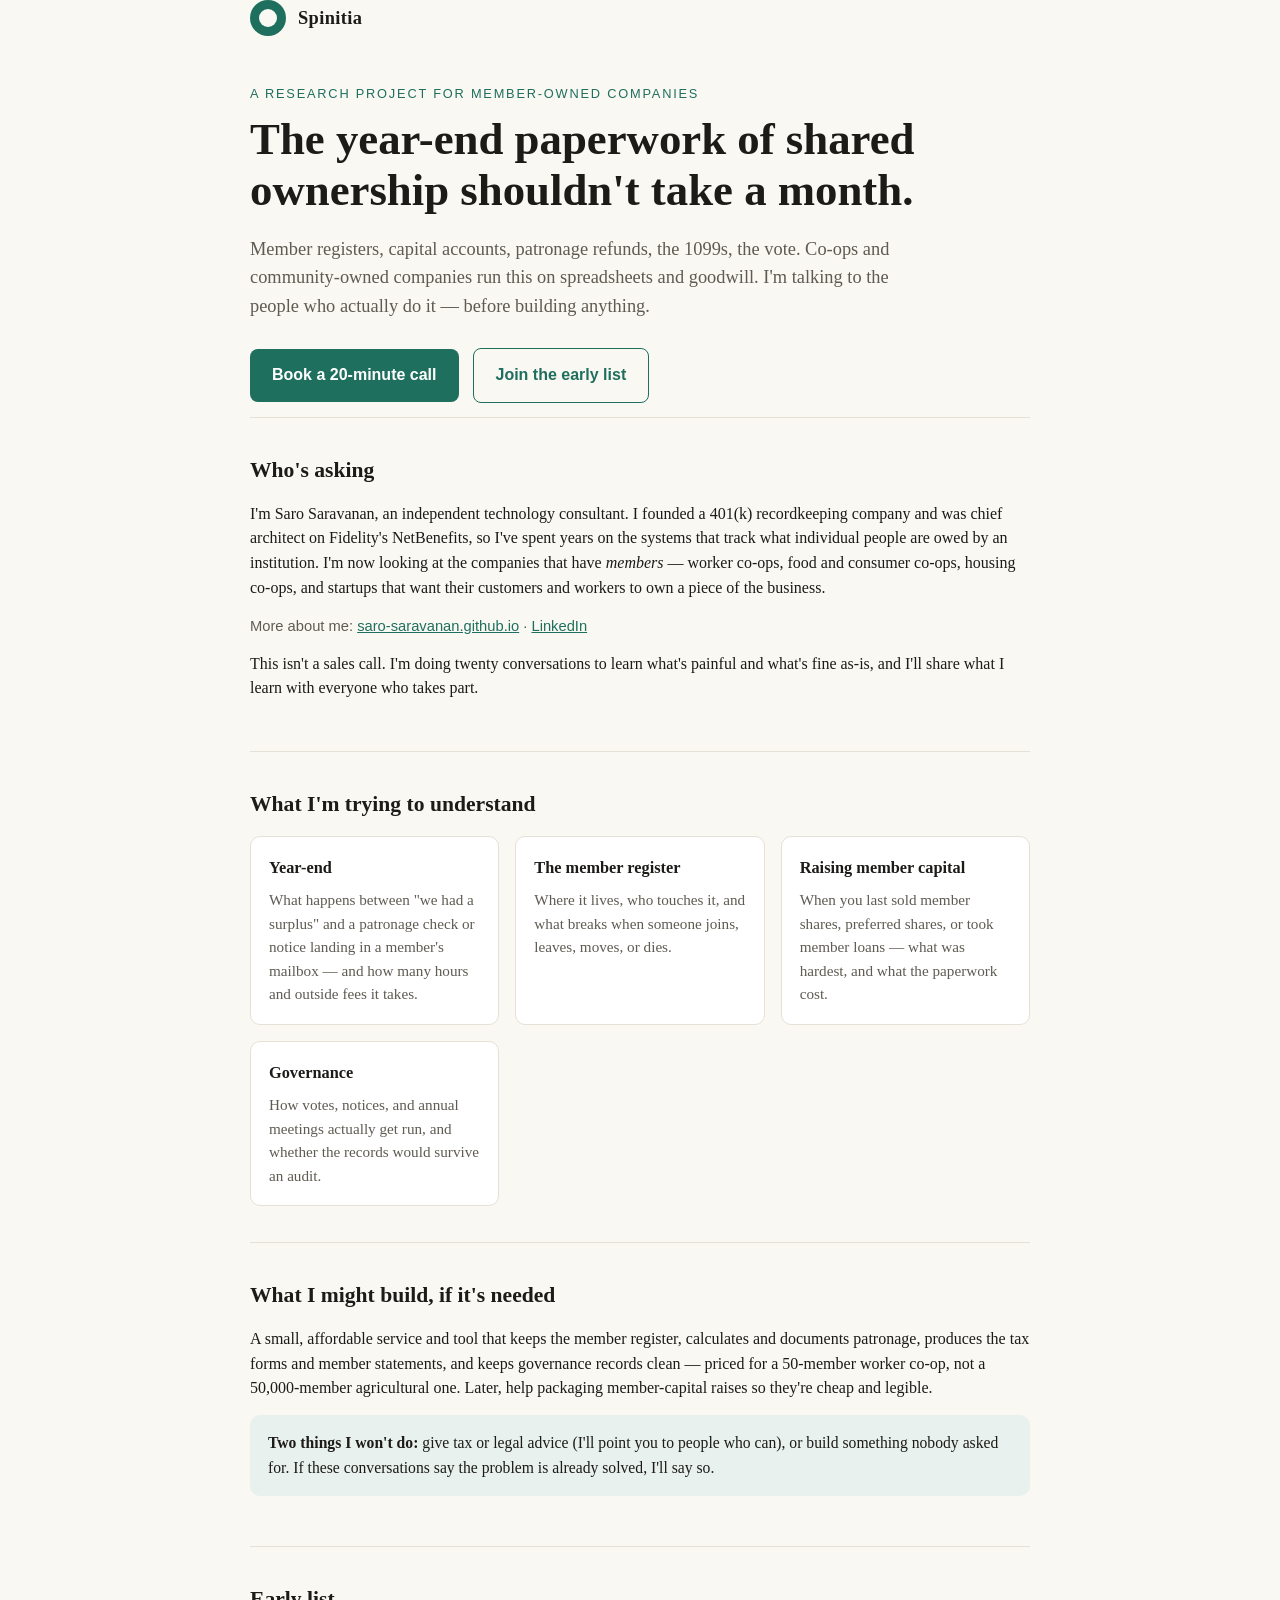
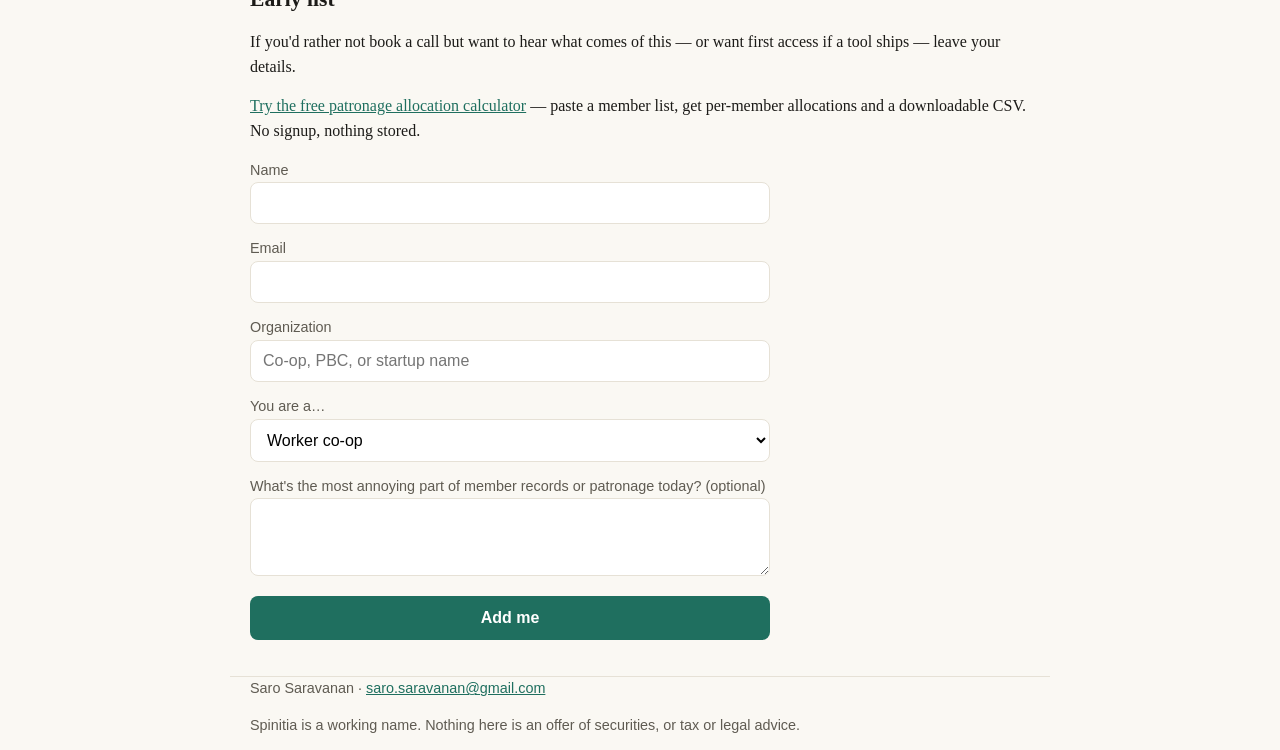
<file: spinitia/index.html>
<!DOCTYPE html>
<html lang="en">
<head>
<meta charset="utf-8">
<meta name="viewport" content="width=device-width, initial-scale=1">
<title>Spinitia — the back office for member-owned companies</title>
<meta name="description" content="Member records, capital accounts, and patronage — handled. A research project and early tool for co-ops and community-owned companies.">
<style>
  :root{--ink:#1c1b18;--muted:#5f5b52;--paper:#faf8f3;--card:#ffffff;--line:#e6e1d6;--accent:#1f6f5f;--accent-ink:#ffffff;--soft:#e8f1ee}
  *{box-sizing:border-box}
  body{margin:0;font-family:Georgia,"Iowan Old Style","Palatino Linotype",serif;background:var(--paper);color:var(--ink);line-height:1.55}
  .sans{font-family:-apple-system,BlinkMacSystemFont,"Segoe UI",Helvetica,Arial,sans-serif}
  .wrap{max-width:820px;margin:0 auto;padding:0 20px}
  header{padding:32px 0 8px}
  .brand{display:flex;align-items:center;gap:12px}
  .brand .mark{width:36px;height:36px;border-radius:50%;background:var(--accent);display:inline-block;position:relative}
  .brand .mark::after{content:"";position:absolute;inset:9px;border-radius:50%;background:var(--paper)}
  .brand strong{font-size:1.15rem;letter-spacing:.02em}
  .eyebrow{color:var(--accent);font-size:.8rem;letter-spacing:.14em;text-transform:uppercase;margin:48px 0 10px}
  h1{font-size:clamp(1.9rem,4.5vw,2.8rem);line-height:1.15;margin:0 0 18px;font-weight:600}
  .lede{font-size:1.15rem;color:var(--muted);max-width:640px;margin:0 0 28px}
  .cta{display:inline-block;background:var(--accent);color:var(--accent-ink);padding:14px 22px;border-radius:8px;text-decoration:none;font-weight:600}
  .cta.secondary{background:transparent;color:var(--accent);border:1.5px solid var(--accent);margin-left:10px}
  section{padding:36px 0;border-top:1px solid var(--line)}
  h2{font-size:1.35rem;margin:0 0 14px;font-weight:600}
  p{margin:0 0 14px}
  .grid{display:grid;grid-template-columns:repeat(auto-fit,minmax(220px,1fr));gap:16px;margin-top:8px}
  .card{background:var(--card);border:1px solid var(--line);border-radius:10px;padding:18px}
  .card h3{margin:0 0 8px;font-size:1.02rem}
  .card p{color:var(--muted);font-size:.95rem;margin:0}
  .note{background:var(--soft);border-radius:10px;padding:16px 18px;color:var(--ink);font-size:.98rem}
  form{display:grid;gap:12px;max-width:520px;margin-top:8px}
  label{font-size:.9rem;color:var(--muted)}
  input,select,textarea{width:100%;padding:11px 12px;border:1px solid var(--line);border-radius:8px;font-size:1rem;background:#fff;font-family:inherit}
  button{background:var(--accent);color:#fff;border:0;padding:13px 18px;border-radius:8px;font-size:1rem;font-weight:600;cursor:pointer}
  footer{padding:30px 0 50px;color:var(--muted);font-size:.9rem;border-top:1px solid var(--line)}
  a{color:var(--accent)}
  @media (max-width:560px){.cta.secondary{margin-left:0;margin-top:10px}}
</style>
</head>
<body>
<header class="wrap">
  <div class="brand"><span class="mark"></span><strong>Spinitia</strong></div>
</header>

<main class="wrap">
  <p class="eyebrow sans">A research project for member-owned companies</p>
  <h1>The year-end paperwork of shared ownership shouldn't take a month.</h1>
  <p class="lede">Member registers, capital accounts, patronage refunds, the 1099s, the vote. Co-ops and community-owned companies run this on spreadsheets and goodwill. I'm talking to the people who actually do it — before building anything.</p>
  <p>
    <a class="cta sans" href="https://calendar.app.google/j15VTcYcLio4eMJV9">Book a 20-minute call</a>
    <a class="cta secondary sans" href="#waitlist">Join the early list</a>
  </p>

  <section id="who">
    <h2>Who's asking</h2>
    <p>I'm Saro Saravanan, an independent technology consultant. I founded a 401(k) recordkeeping company and was chief architect on Fidelity's NetBenefits, so I've spent years on the systems that track what individual people are owed by an institution. I'm now looking at the companies that have <em>members</em> — worker co-ops, food and consumer co-ops, housing co-ops, and startups that want their customers and workers to own a piece of the business.</p>
    <p class="sans" style="font-size:.92rem;color:var(--muted)">More about me: <a href="https://saro-saravanan.github.io">saro-saravanan.github.io</a> · <a href="https://www.linkedin.com/in/saro-saravanan-a0978/">LinkedIn</a></p>
    <p>This isn't a sales call. I'm doing twenty conversations to learn what's painful and what's fine as-is, and I'll share what I learn with everyone who takes part.</p>
  </section>

  <section id="what">
    <h2>What I'm trying to understand</h2>
    <div class="grid">
      <div class="card"><h3>Year-end</h3><p>What happens between "we had a surplus" and a patronage check or notice landing in a member's mailbox — and how many hours and outside fees it takes.</p></div>
      <div class="card"><h3>The member register</h3><p>Where it lives, who touches it, and what breaks when someone joins, leaves, moves, or dies.</p></div>
      <div class="card"><h3>Raising member capital</h3><p>When you last sold member shares, preferred shares, or took member loans — what was hardest, and what the paperwork cost.</p></div>
      <div class="card"><h3>Governance</h3><p>How votes, notices, and annual meetings actually get run, and whether the records would survive an audit.</p></div>
    </div>
  </section>

  <section id="idea">
    <h2>What I might build, if it's needed</h2>
    <p>A small, affordable service and tool that keeps the member register, calculates and documents patronage, produces the tax forms and member statements, and keeps governance records clean — priced for a 50-member worker co-op, not a 50,000-member agricultural one. Later, help packaging member-capital raises so they're cheap and legible.</p>
    <p class="note"><strong>Two things I won't do:</strong> give tax or legal advice (I'll point you to people who can), or build something nobody asked for. If these conversations say the problem is already solved, I'll say so.</p>
  </section>

  <section id="waitlist">
    <h2>Early list</h2>
    <p>If you'd rather not book a call but want to hear what comes of this — or want first access if a tool ships — leave your details.</p>
    <p><a href="/spinitia/calculator/">Try the free patronage allocation calculator</a> —
paste a member list, get per-member allocations and a downloadable CSV. No signup, nothing stored.</p>
    <form class="sans" id="waitlist-form" action="https://script.google.com/macros/s/AKfycbya0UzpK4-tWSrM3eS8Auk1PCvev99h_3PnUzt9TXpto9GOdc4Ik_fha5s4H144MPWc/exec" method="POST">
      <input type="text" name="website" tabindex="-1" autocomplete="off" style="position:absolute;left:-9999px" aria-hidden="true">
      <input type="hidden" name="source" value="landing">
      <div><label for="name">Name</label><input id="name" name="name" required></div>
      <div><label for="email">Email</label><input id="email" name="email" type="email" required></div>
      <div><label for="org">Organization</label><input id="org" name="org" placeholder="Co-op, PBC, or startup name"></div>
      <div><label for="type">You are a…</label>
        <select id="type" name="type">
          <option>Worker co-op</option><option>Food / consumer co-op</option><option>Housing co-op</option><option>Multi-stakeholder co-op</option><option>PBC / benefit corp</option><option>Startup founder exploring community ownership</option><option>Advisor / lawyer / accountant</option><option>Other</option>
        </select></div>
      <div><label for="pain">What's the most annoying part of member records or patronage today? (optional)</label><textarea id="pain" name="pain" rows="3"></textarea></div>
      <button type="submit">Add me</button>
      <p id="waitlist-msg" class="note" style="display:none"></p>
    </form>
  </section>
</main>

<script>
(function(){
  var f=document.getElementById('waitlist-form'),m=document.getElementById('waitlist-msg');
  if(!f||f.action.indexOf('https://script.google.com/macros/s/AKfycbya0UzpK4-tWSrM3eS8Auk1PCvev99h_3PnUzt9TXpto9GOdc4Ik_fha5s4H144MPWc/exec')>-1)return;
  f.addEventListener('submit',function(ev){
    ev.preventDefault();
    var b=f.querySelector('button');b.disabled=true;b.textContent='Adding…';
    var data=new FormData(f);data.append('ua',navigator.userAgent);
    fetch(f.action,{method:'POST',body:data,mode:'no-cors'})
      .then(function(){f.reset();m.style.display='block';m.textContent="Thanks — you're on the list. I'll only email when there's something worth reading.";b.textContent='Added';})
      .catch(function(){m.style.display='block';m.textContent='That didn\'t go through. Email me instead: saro.saravanan@gmail.com';b.disabled=false;b.textContent='Add me';});
  });
})();
</script>

<footer class="wrap sans">
  <p>Saro Saravanan · <a href="mailto:saro.saravanan@gmail.com">saro.saravanan@gmail.com</a></p>
  <p>Spinitia is a working name. Nothing here is an offer of securities, or tax or legal advice.</p>
</footer>
</body>
</html>
</file>
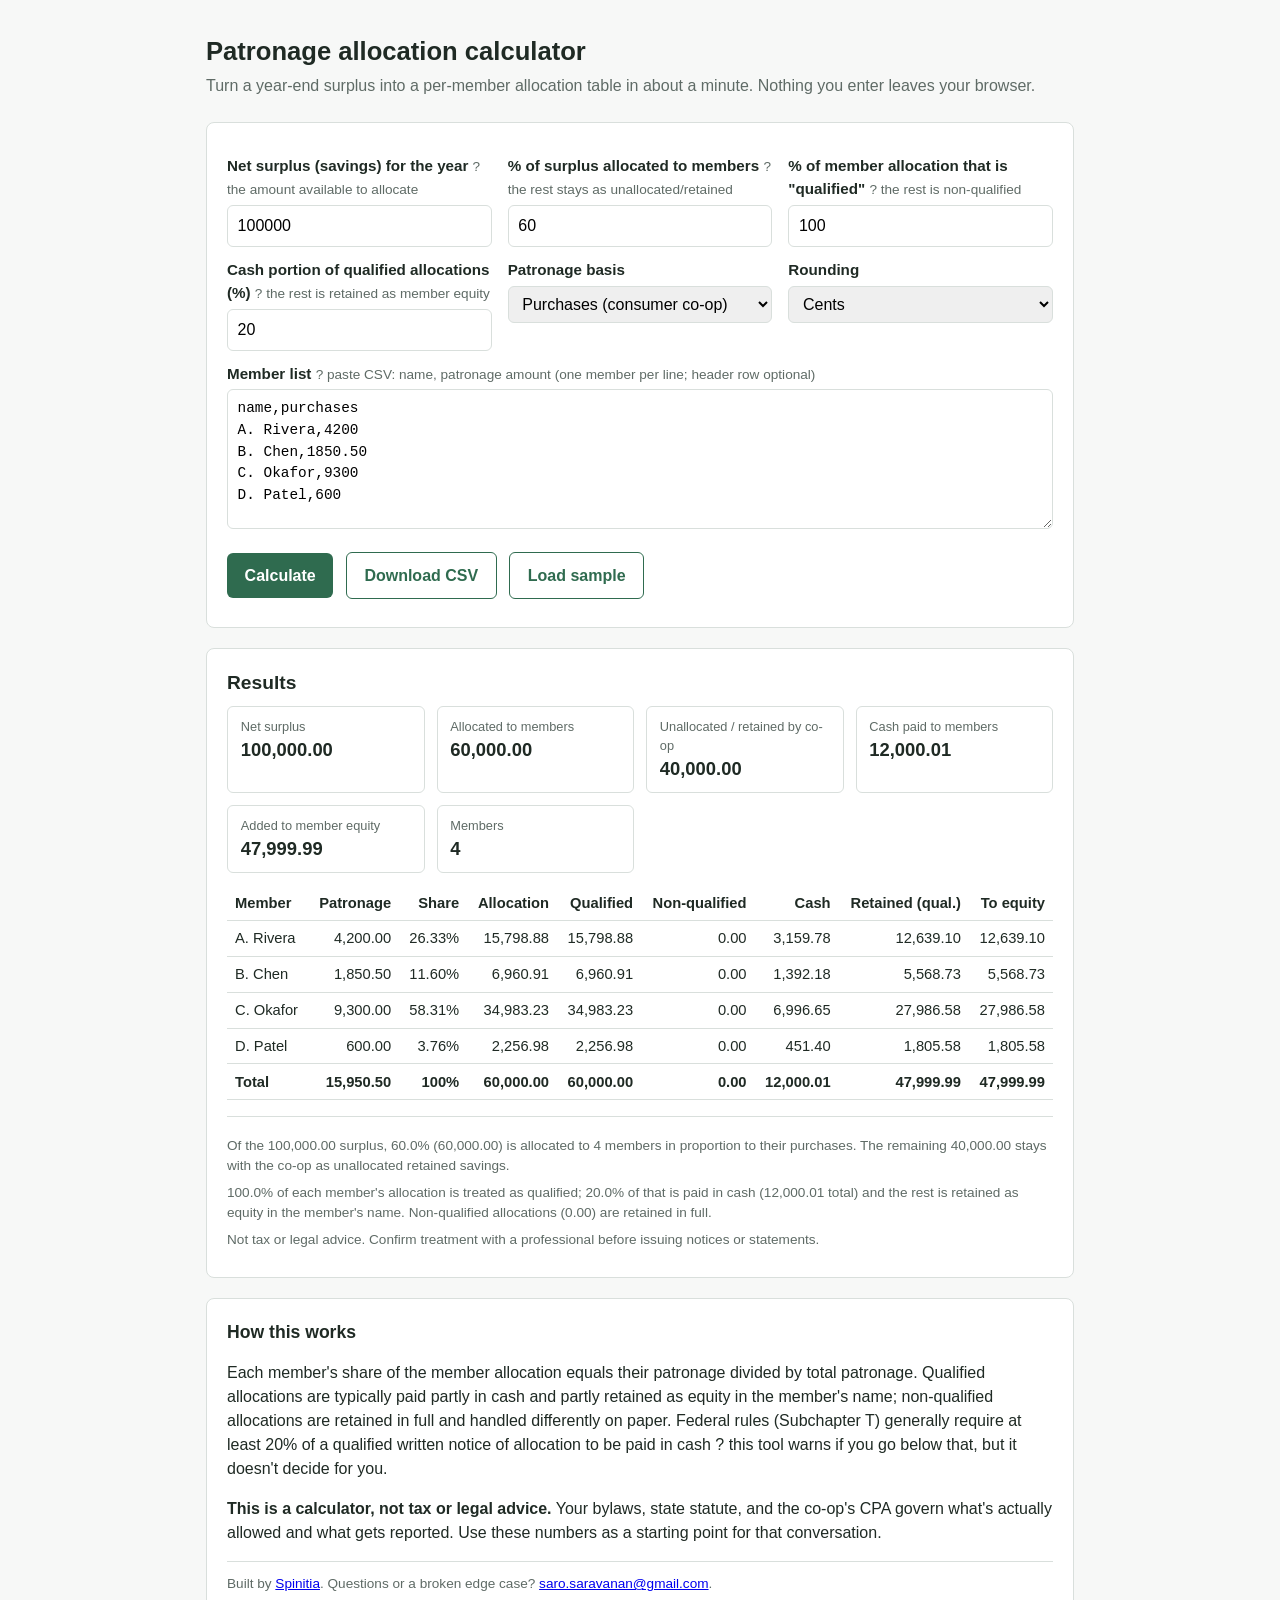
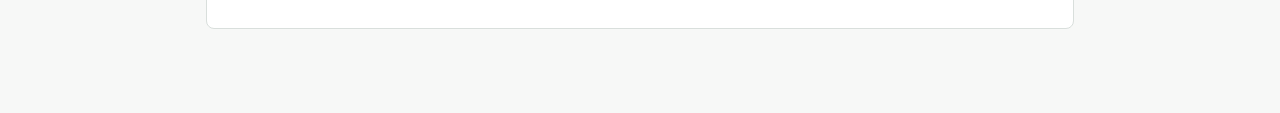
<file: spinitia/calculator/index.html>
<!DOCTYPE html>
<html lang="en">
<head>
<meta charset="utf-8">
<meta name="viewport" content="width=device-width, initial-scale=1">
<title>Patronage Allocation Calculator ? Spinitia</title>
<style>
  :root { --ink:#1f2a24; --muted:#5f6b66; --line:#d9dfdc; --bg:#f7f8f7; --card:#fff; --accent:#2f6b4f; }
  * { box-sizing:border-box; }
  body { margin:0; font:16px/1.5 -apple-system, BlinkMacSystemFont, "Segoe UI", Roboto, Helvetica, Arial, sans-serif; color:var(--ink); background:var(--bg); }
  main { max-width:900px; margin:0 auto; padding:2rem 1rem 4rem; }
  h1 { font-size:1.6rem; margin:0 0 .25rem; }
  .sub { color:var(--muted); margin:0 0 1.5rem; }
  .card { background:var(--card); border:1px solid var(--line); border-radius:8px; padding:1.25rem; margin-bottom:1.25rem; }
  label { display:block; font-weight:600; margin:.75rem 0 .25rem; font-size:.95rem; }
  .hint { color:var(--muted); font-size:.85rem; font-weight:400; }
  input[type=number], select, textarea { width:100%; padding:.5rem .6rem; border:1px solid var(--line); border-radius:6px; font:inherit; }
  textarea { min-height:140px; font-family:ui-monospace, SFMono-Regular, Menlo, monospace; font-size:.9rem; }
  .grid { display:grid; grid-template-columns:repeat(auto-fit, minmax(220px,1fr)); gap:0 1rem; }
  button { background:var(--accent); color:#fff; border:0; border-radius:6px; padding:.65rem 1.1rem; font:inherit; font-weight:600; cursor:pointer; margin-top:1rem; }
  button.secondary { background:#fff; color:var(--accent); border:1px solid var(--accent); margin-left:.5rem; }
  table { width:100%; border-collapse:collapse; font-size:.92rem; margin-top:.75rem; }
  th, td { text-align:right; padding:.4rem .5rem; border-bottom:1px solid var(--line); white-space:nowrap; }
  th:first-child, td:first-child { text-align:left; }
  tfoot td { font-weight:700; }
  .tablewrap { overflow-x:auto; }
  .totals { display:grid; grid-template-columns:repeat(auto-fit, minmax(180px,1fr)); gap:.75rem; margin-top:.5rem; }
  .tile { border:1px solid var(--line); border-radius:6px; padding:.6rem .8rem; }
  .tile .k { color:var(--muted); font-size:.8rem; }
  .tile .v { font-size:1.15rem; font-weight:700; }
  .err { color:#a33; margin-top:.5rem; }
  .note { font-size:.85rem; color:var(--muted); border-top:1px solid var(--line); padding-top:.75rem; margin-top:1rem; }
  #explain p { margin:.4rem 0; }
</style>
</head>
<body>
<main>
  <h1>Patronage allocation calculator</h1>
  <p class="sub">Turn a year-end surplus into a per-member allocation table in about a minute. Nothing you enter leaves your browser.</p>

  <div class="card">
    <div class="grid">
      <div>
        <label for="surplus">Net surplus (savings) for the year <span class="hint">? the amount available to allocate</span></label>
        <input type="number" id="surplus" value="100000" step="0.01">
      </div>
      <div>
        <label for="pct">% of surplus allocated to members <span class="hint">? the rest stays as unallocated/retained</span></label>
        <input type="number" id="pct" value="60" min="0" max="100" step="0.1">
      </div>
      <div>
        <label for="qual">% of member allocation that is "qualified" <span class="hint">? the rest is non-qualified</span></label>
        <input type="number" id="qual" value="100" min="0" max="100" step="0.1">
      </div>
      <div>
        <label for="cash">Cash portion of qualified allocations (%) <span class="hint">? the rest is retained as member equity</span></label>
        <input type="number" id="cash" value="20" min="0" max="100" step="0.1">
      </div>
      <div>
        <label for="basis">Patronage basis</label>
        <select id="basis">
          <option value="purchases">Purchases (consumer co-op)</option>
          <option value="hours">Hours or labor (worker co-op)</option>
          <option value="other">Other (any positive number)</option>
        </select>
      </div>
      <div>
        <label for="round">Rounding</label>
        <select id="round">
          <option value="2">Cents</option>
          <option value="0">Whole dollars</option>
        </select>
      </div>
    </div>

    <label for="members">Member list <span class="hint">? paste CSV: name, patronage amount (one member per line; header row optional)</span></label>
    <textarea id="members">name,purchases
A. Rivera,4200
B. Chen,1850.50
C. Okafor,9300
D. Patel,600</textarea>

    <button id="run">Calculate</button>
    <button id="dl" class="secondary" disabled>Download CSV</button>
    <button id="sample" class="secondary">Load sample</button>
    <div id="err" class="err"></div>
  </div>

  <div class="card" id="results" hidden>
    <h2 style="margin:0 0 .5rem;font-size:1.2rem;">Results</h2>
    <div class="totals" id="tiles"></div>
    <div class="tablewrap"><table id="tbl"></table></div>
    <div id="explain" class="note"></div>
  </div>

  <div class="card">
    <h2 style="margin:0 0 .5rem;font-size:1.1rem;">How this works</h2>
    <p>Each member's share of the member allocation equals their patronage divided by total patronage. Qualified allocations are typically paid partly in cash and partly retained as equity in the member's name; non-qualified allocations are retained in full and handled differently on paper. Federal rules (Subchapter T) generally require at least 20% of a qualified written notice of allocation to be paid in cash ? this tool warns if you go below that, but it doesn't decide for you.</p>
    <p><strong>This is a calculator, not tax or legal advice.</strong> Your bylaws, state statute, and the co-op's CPA govern what's actually allowed and what gets reported. Use these numbers as a starting point for that conversation.</p>
    <p class="note">Built by <a href="https://saro-saravanan.github.io/spinitia/">Spinitia</a>. Questions or a broken edge case? <a href="mailto:saro.saravanan@gmail.com">saro.saravanan@gmail.com</a>.</p>
  </div>
</main>

<script>
(function () {
  const $ = id => document.getElementById(id);
  let lastRows = null, lastHeader = null;

  function parseCSV(text) {
    const lines = text.split(/\r?\n/).map(l => l.trim()).filter(Boolean);
    const rows = [];
    for (let i = 0; i < lines.length; i++) {
      const cells = splitLine(lines[i]);
      if (cells.length < 2) throw new Error(`Line ${i + 1}: need at least "name, amount".`);
      const amt = parseFloat(String(cells[1]).replace(/[$,\s]/g, ''));
      if (i === 0 && isNaN(amt)) continue; // header row
      if (isNaN(amt)) throw new Error(`Line ${i + 1}: "${cells[1]}" is not a number.`);
      if (amt < 0) throw new Error(`Line ${i + 1}: negative patronage for ${cells[0]}.`);
      rows.push({ name: cells[0], patronage: amt });
    }
    if (!rows.length) throw new Error('No member rows found.');
    const seen = new Set();
    rows.forEach(r => { if (seen.has(r.name.toLowerCase())) r.dup = true; seen.add(r.name.toLowerCase()); });
    return rows;
  }
  function splitLine(line) {
    const out = []; let cur = '', q = false;
    for (const ch of line) {
      if (ch === '"') { q = !q; continue; }
      if (ch === ',' && !q) { out.push(cur.trim()); cur = ''; continue; }
      cur += ch;
    }
    out.push(cur.trim());
    return out;
  }
  const money = (n, d) => n.toLocaleString(undefined, { minimumFractionDigits: d, maximumFractionDigits: d });
  const num = id => { const v = parseFloat($(id).value); return isNaN(v) ? 0 : v; };

  function calc() {
    $('err').textContent = '';
    let rows;
    try { rows = parseCSV($('members').value); } catch (e) { $('err').textContent = e.message; return; }
    const surplus = num('surplus'), pct = num('pct') / 100, qual = num('qual') / 100, cash = num('cash') / 100;
    const d = parseInt($('round').value, 10);
    const totalPat = rows.reduce((s, r) => s + r.patronage, 0);
    if (totalPat <= 0) { $('err').textContent = 'Total patronage must be greater than zero.'; return; }
    const pool = surplus * pct;
    const retainedUnallocated = surplus - pool;
    const f = 10 ** d;
    const R = x => Math.round(x * f) / f;

    let sumAlloc = 0;
    rows.forEach(r => {
      r.share = r.patronage / totalPat;
      r.alloc = R(pool * r.share);
      sumAlloc += r.alloc;
    });
    // push rounding remainder onto the largest allocation so the table foots
    const remainder = R(pool - sumAlloc);
    if (remainder !== 0 && rows.length) {
      const big = rows.reduce((a, b) => (b.alloc > a.alloc ? b : a));
      big.alloc = R(big.alloc + remainder);
    }
    rows.forEach(r => {
      r.qualified = R(r.alloc * qual);
      r.nonqual = R(r.alloc - r.qualified);
      r.cash = R(r.qualified * cash);
      r.retainedQ = R(r.qualified - r.cash);
      r.equity = R(r.retainedQ + r.nonqual);
    });
    const tot = k => rows.reduce((s, r) => s + r[k], 0);

    const tiles = [
      ['Net surplus', money(surplus, d)],
      ['Allocated to members', money(tot('alloc'), d)],
      ['Unallocated / retained by co-op', money(retainedUnallocated, d)],
      ['Cash paid to members', money(tot('cash'), d)],
      ['Added to member equity', money(tot('equity'), d)],
      ['Members', rows.length.toLocaleString()],
    ];
    $('tiles').innerHTML = tiles.map(([k, v]) => `<div class="tile"><div class="k">${k}</div><div class="v">${v}</div></div>`).join('');

    lastHeader = ['name', 'patronage', 'share_pct', 'allocation', 'qualified', 'non_qualified', 'cash', 'retained_qualified', 'total_to_equity'];
    lastRows = rows.map(r => [r.name, r.patronage, (r.share * 100).toFixed(4), r.alloc, r.qualified, r.nonqual, r.cash, r.retainedQ, r.equity]);

    const th = ['Member', 'Patronage', 'Share', 'Allocation', 'Qualified', 'Non-qualified', 'Cash', 'Retained (qual.)', 'To equity'];
    let html = '<thead><tr>' + th.map(h => `<th>${h}</th>`).join('') + '</tr></thead><tbody>';
    rows.forEach(r => {
      html += `<tr><td>${esc(r.name)}${r.dup ? ' <span class="hint">(duplicate name)</span>' : ''}</td><td>${money(r.patronage, 2)}</td><td>${(r.share * 100).toFixed(2)}%</td><td>${money(r.alloc, d)}</td><td>${money(r.qualified, d)}</td><td>${money(r.nonqual, d)}</td><td>${money(r.cash, d)}</td><td>${money(r.retainedQ, d)}</td><td>${money(r.equity, d)}</td></tr>`;
    });
    html += `</tbody><tfoot><tr><td>Total</td><td>${money(totalPat, 2)}</td><td>100%</td><td>${money(tot('alloc'), d)}</td><td>${money(tot('qualified'), d)}</td><td>${money(tot('nonqual'), d)}</td><td>${money(tot('cash'), d)}</td><td>${money(tot('retainedQ'), d)}</td><td>${money(tot('equity'), d)}</td></tr></tfoot>`;
    $('tbl').innerHTML = html;

    const basis = $('basis').value === 'hours' ? 'hours worked' : $('basis').value === 'purchases' ? 'purchases' : 'patronage';
    let ex = `<p>Of the ${money(surplus, d)} surplus, ${(pct * 100).toFixed(1)}% (${money(pool, d)}) is allocated to ${rows.length} members in proportion to their ${basis}. The remaining ${money(retainedUnallocated, d)} stays with the co-op as unallocated retained savings.</p>`;
    ex += `<p>${(qual * 100).toFixed(1)}% of each member's allocation is treated as qualified; ${(cash * 100).toFixed(1)}% of that is paid in cash (${money(tot('cash'), d)} total) and the rest is retained as equity in the member's name. Non-qualified allocations (${money(tot('nonqual'), d)}) are retained in full.</p>`;
    if (qual > 0 && cash < 0.2) ex += `<p><strong>Heads up:</strong> the cash portion is below 20%. Qualified written notices of allocation generally need at least 20% paid in cash to be treated as qualified ? check with the co-op's CPA.</p>`;
    if (rows.some(r => r.dup)) ex += `<p><strong>Heads up:</strong> duplicate member names found. They were treated as separate members; merge them in your register if they're the same person.</p>`;
    ex += `<p>Not tax or legal advice. Confirm treatment with a professional before issuing notices or statements.</p>`;
    $('explain').innerHTML = ex;

    $('results').hidden = false;
    $('dl').disabled = false;
  }
  function esc(s) { return String(s).replace(/[&<>"]/g, c => ({ '&': '&amp;', '<': '&lt;', '>': '&gt;', '"': '&quot;' }[c])); }
  function download() {
    if (!lastRows) return;
    const q = v => /[",\n]/.test(String(v)) ? '"' + String(v).replace(/"/g, '""') + '"' : v;
    const csv = [lastHeader.join(',')].concat(lastRows.map(r => r.map(q).join(','))).join('\n');
    const a = document.createElement('a');
    a.href = URL.createObjectURL(new Blob([csv], { type: 'text/csv' }));
    a.download = 'patronage-allocation.csv';
    document.body.appendChild(a); a.click(); a.remove();
  }
  $('run').addEventListener('click', calc);
  $('dl').addEventListener('click', download);
  $('sample').addEventListener('click', () => {
    $('members').value = 'name,purchases\nA. Rivera,4200\nB. Chen,1850.50\nC. Okafor,9300\nD. Patel,600\nE. Nguyen,3100\nF. Haddad,275';
    calc();
  });
  calc();
})();
</script>
</body>
</html>
</file>
